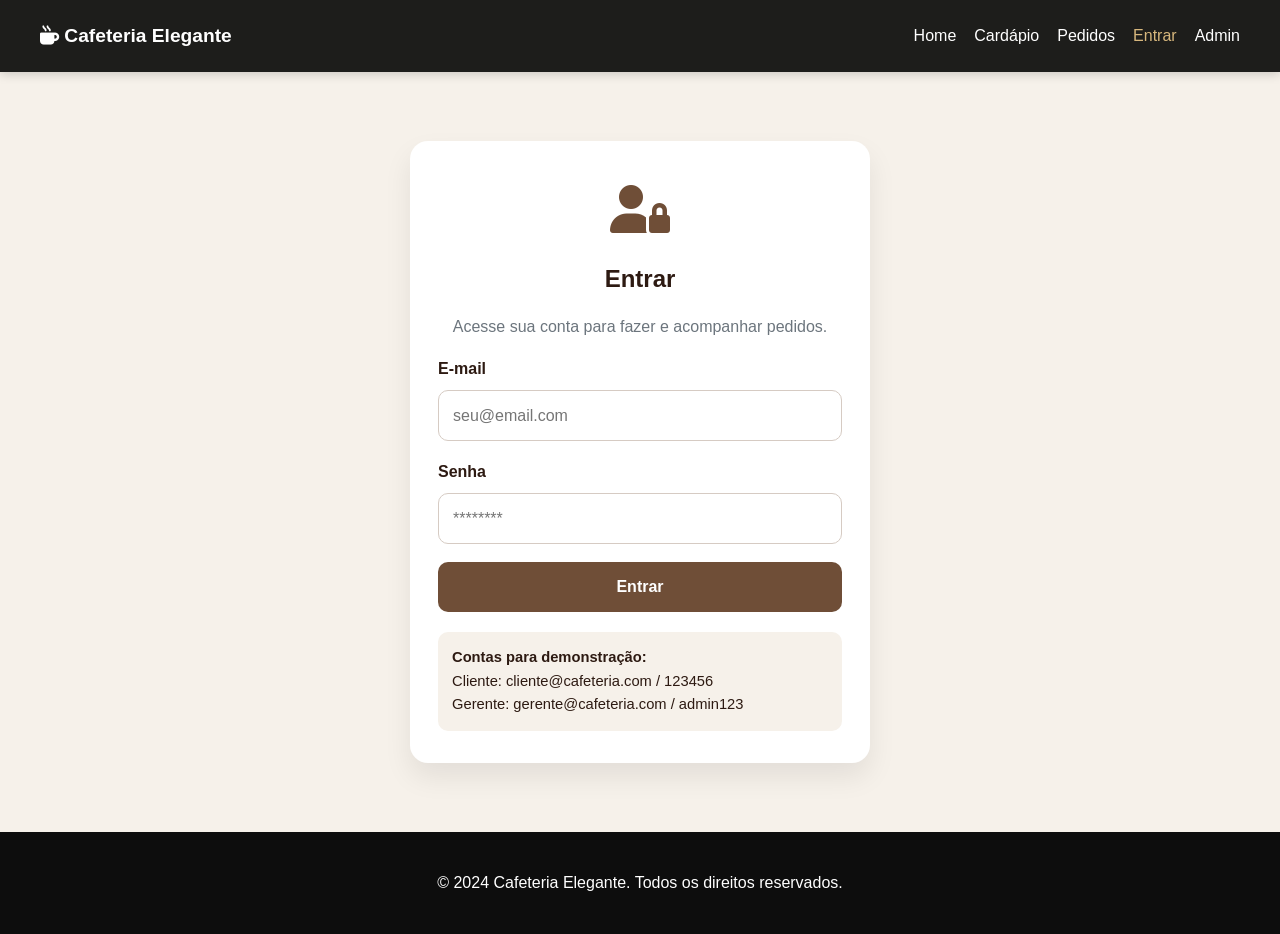
<file: administrativo.html>
<!DOCTYPE html>
<html lang="pt-BR">
<head>
  <meta charset="UTF-8" />
  <meta name="viewport" content="width=device-width, initial-scale=1.0" />
  <title>Administrativo - Cafeteria Elegante</title>
  <link rel="stylesheet" href="https://cdnjs.cloudflare.com/ajax/libs/font-awesome/6.4.0/css/all.min.css" />
  <link rel="stylesheet" href="assets/css/style.css" />
</head>
<body>
  <header class="site-header">
    <div class="container">
      <nav class="navbar" id="mainNav">
        <a href="index.html" class="navbar-brand"><i class="fas fa-mug-hot"></i> Cafeteria Elegante</a>
        <button class="navbar-toggle" type="button" aria-label="Abrir menu" onclick="document.getElementById('mainNav').classList.toggle('open')">
          <i class="fas fa-bars"></i>
        </button>
        <ul class="navbar-links">
          <li><a href="index.html">Home</a></li>
          <li><a href="produtos.html">Cardápio</a></li>
          <li><a href="pedidos.html">Pedidos</a></li>
          <li><a href="login.html">Entrar</a></li>
          <li><a href="administrativo.html" class="active">Admin</a></li>
        </ul>
      </nav>
    </div>
  </header>

  <main class="container" style="padding: 42px 0 72px;">
    <section class="admin-panel">
      <h1><i class="fas fa-user-shield"></i> Administrativo</h1>
      <p>Controle de atendimento e acompanhamento dos pedidos.</p>

      <div class="tabs">
        <button class="tab active" type="button" data-tab="Em atendimento">Em atendimento</button>
        <button class="tab" type="button" data-tab="Finalizado">Finalizados</button>
      </div>

      <div id="adminList"></div>
    </section>
  </main>

  <footer class="site-footer">
    <div class="container">
      <p>&copy; 2024 Cafeteria Elegante. Todos os direitos reservados.</p>
    </div>
  </footer>

  <script>
    const adminOrders = [
      {
        id: 101,
        customerName: 'Maria Silva',
        customerEmail: 'maria@email.com',
        status: 'Em atendimento',
        createdAt: '2024-09-25 15:30',
        items: [
          { name: 'Cappuccino', quantity: 2, price: 8.5 },
          { name: 'Croissant', quantity: 1, price: 6 }
        ],
        total: 23
      },
      {
        id: 102,
        customerName: 'João Pereira',
        customerEmail: 'joao@email.com',
        status: 'Finalizado',
        createdAt: '2024-09-24 11:20',
        items: [
          { name: 'Café Expresso', quantity: 3, price: 5 },
          { name: 'Pão de Queijo', quantity: 2, price: 4.5 }
        ],
        total: 21
      },
      {
        id: 103,
        customerName: 'Ana Costa',
        customerEmail: 'ana@email.com',
        status: 'Em atendimento',
        createdAt: '2024-09-25 18:00',
        items: [
          { name: 'Milk Shake', quantity: 1, price: 9.5 },
          { name: 'Tiramisu', quantity: 1, price: 10 }
        ],
        total: 19.5
      }
    ];

    function formatCurrency(value) {
      return Number(value).toLocaleString('pt-BR', { style: 'currency', currency: 'BRL' });
    }

    function renderAdminOrders(tab = 'Em atendimento') {
      const container = document.getElementById('adminList');
      const filtered = adminOrders.filter((order) => order.status === tab);

      if (!filtered.length) {
        container.innerHTML = '<div class="empty-orders"><i class="fas fa-inbox"></i><p>Nenhum pedido nesta categoria.</p></div>';
        return;
      }

      container.innerHTML = filtered.map((order) => `
        <article class="admin-order">
          <div class="admin-order-header">
            <h3>Pedido #${order.id}</h3>
            <span class="order-status status-${order.status === 'Em atendimento' ? 'pending' : 'delivered'}">
              ${order.status}
            </span>
          </div>
          <p><strong>Cliente:</strong> ${order.customerName}</p>
          <p><strong>Email:</strong> ${order.customerEmail}</p>
          <p><strong>Data:</strong> ${order.createdAt}</p>
          <div class="admin-order-items">
            ${order.items.map((item) => `
              <div class="admin-order-item">
                <span>${item.quantity}x ${item.name}</span>
                <strong>${formatCurrency(item.quantity * item.price)}</strong>
              </div>
            `).join('')}
          </div>
          <div class="order-total">
            <span>Total:</span>
            <span>${formatCurrency(order.total)}</span>
          </div>
          ${order.status === 'Em atendimento' ? '<button class="finish-order" type="button">Finalizar pedido</button>' : ''}
        </article>
      `).join('');
    }

    document.addEventListener('DOMContentLoaded', () => {
      document.querySelectorAll('.tab').forEach((button) => {
        button.addEventListener('click', () => {
          document.querySelectorAll('.tab').forEach((btn) => btn.classList.remove('active'));
          button.classList.add('active');
          renderAdminOrders(button.dataset.tab);
        });
      });

      renderAdminOrders();
    });
  </script>
  <script src="assets/js/app.js"></script>
</body>
</html>
</file>
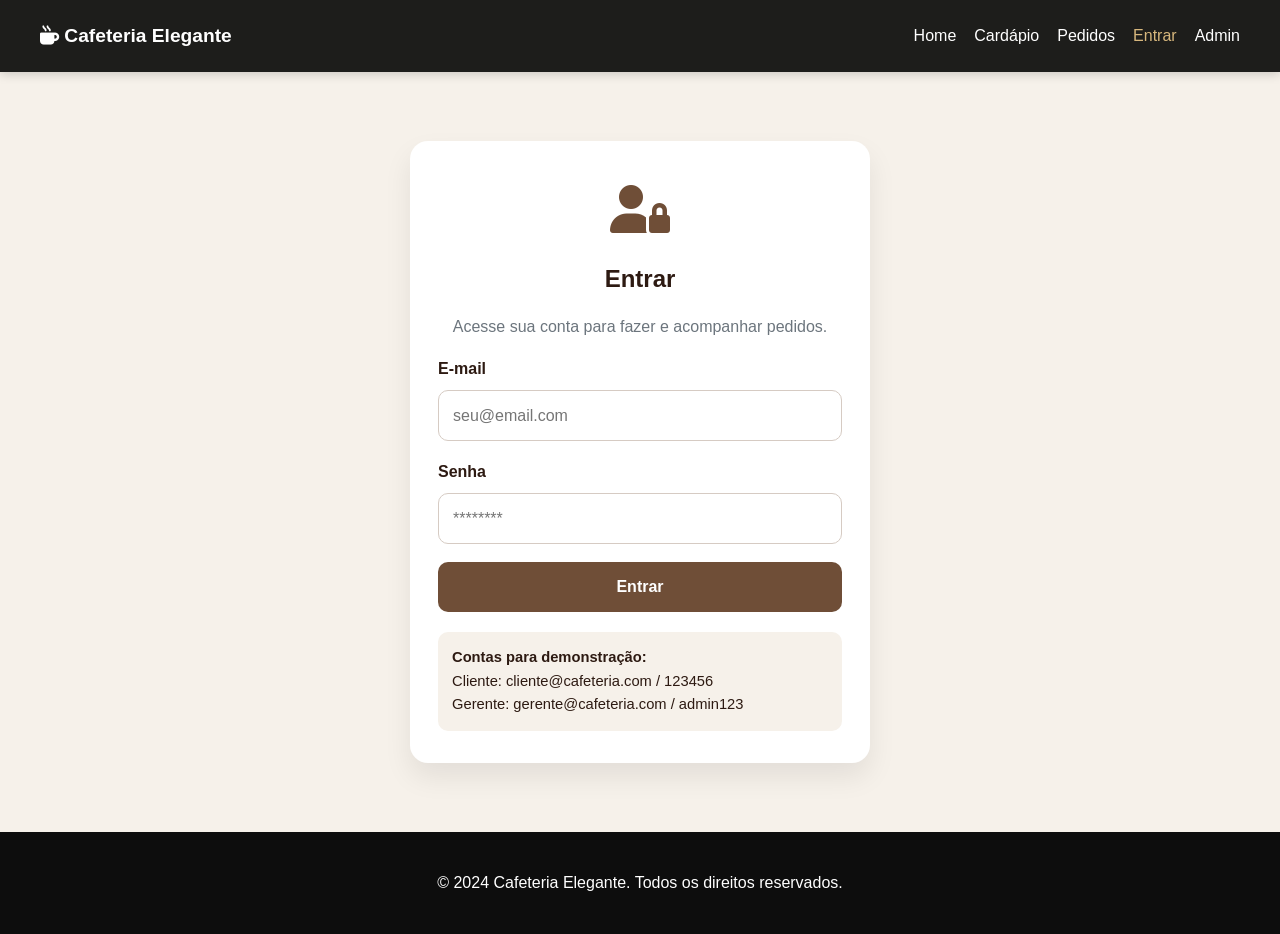
<file: login.html>
<!DOCTYPE html>
<html lang="pt-BR">
<head>
  <meta charset="UTF-8" />
  <meta name="viewport" content="width=device-width, initial-scale=1.0" />
  <title>Login - Cafeteria Elegante</title>
  <link rel="stylesheet" href="https://cdnjs.cloudflare.com/ajax/libs/font-awesome/6.4.0/css/all.min.css" />
  <link rel="stylesheet" href="assets/css/style.css" />
</head>
<body>
  <header class="site-header">
    <div class="container">
      <nav class="navbar" id="mainNav">
        <a href="index.html" class="navbar-brand"><i class="fas fa-mug-hot"></i> Cafeteria Elegante</a>
        <button class="navbar-toggle" type="button" aria-label="Abrir menu" onclick="document.getElementById('mainNav').classList.toggle('open')">
          <i class="fas fa-bars"></i>
        </button>
        <ul class="navbar-links">
          <li><a href="index.html">Home</a></li>
          <li><a href="produtos.html">Cardápio</a></li>
          <li><a href="pedidos.html">Pedidos</a></li>
          <li><a href="login.html" class="active">Entrar</a></li>
          <li><a href="administrativo.html">Admin</a></li>
        </ul>
      </nav>
    </div>
  </header>

  <main class="login-wrap">
    <section class="login-box">
      <div class="login-icon"><i class="fas fa-user-lock"></i></div>
      <h1>Entrar</h1>
      <p class="text-muted text-center">Acesse sua conta para fazer e acompanhar pedidos.</p>

      <form id="loginForm">
        <div class="form-group">
          <label class="form-label" for="email">E-mail</label>
          <input id="email" class="form-control" type="email" required placeholder="seu@email.com" />
        </div>

        <div class="form-group">
          <label class="form-label" for="password">Senha</label>
          <input id="password" class="form-control" type="password" required placeholder="********" />
        </div>

        <button class="form-submit" type="submit">Entrar</button>
        <div id="loginError" class="error-message" aria-live="polite"></div>
      </form>

      <div class="demo-box">
        <strong>Contas para demonstração:</strong><br />
        Cliente: cliente@cafeteria.com / 123456<br />
        Gerente: gerente@cafeteria.com / admin123
      </div>
    </section>
  </main>

  <footer class="site-footer">
    <div class="container">
      <p>&copy; 2024 Cafeteria Elegante. Todos os direitos reservados.</p>
    </div>
  </footer>

  <script src="assets/js/app.js"></script>
  <script>
    const authUsers = [
      { id: 1, name: 'Cliente', email: 'cliente@cafeteria.com', password: '123456', role: 'cliente' },
      { id: 2, name: 'Gerente', email: 'gerente@cafeteria.com', password: 'admin123', role: 'gerente' }
    ];

    document.getElementById('loginForm').addEventListener('submit', (event) => {
      event.preventDefault();
      const email = document.getElementById('email').value.trim().toLowerCase();
      const password = document.getElementById('password').value;
      const error = document.getElementById('loginError');
      const user = authUsers.find((entry) => entry.email === email && entry.password === password);

      if (!user) {
        error.textContent = 'E-mail ou senha inválidos.';
        return;
      }

      localStorage.setItem('cafeteriaUser', JSON.stringify({ id: user.id, name: user.name, email: user.email, role: user.role }));
      window.location.href = user.role === 'gerente' ? 'administrativo.html' : 'pedidos.html';
    });
  </script>
</body>
</html>
</file>
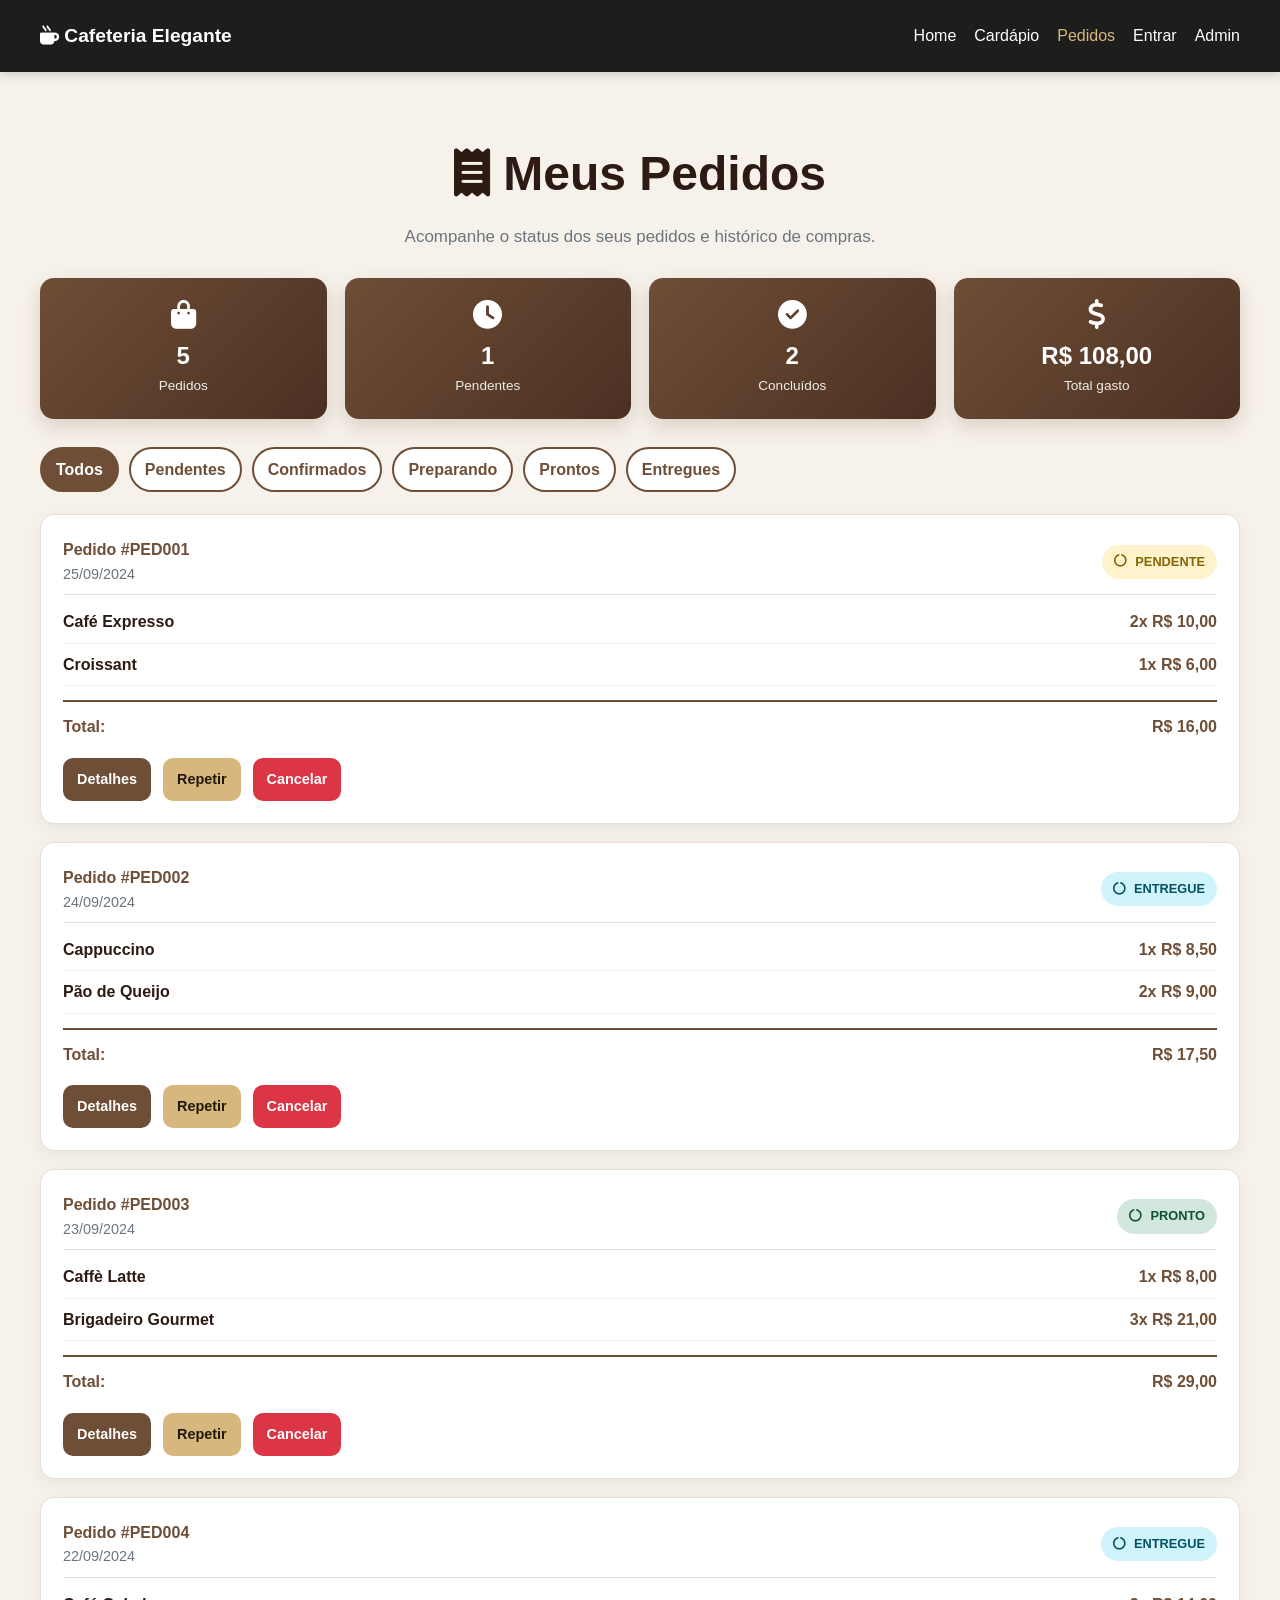
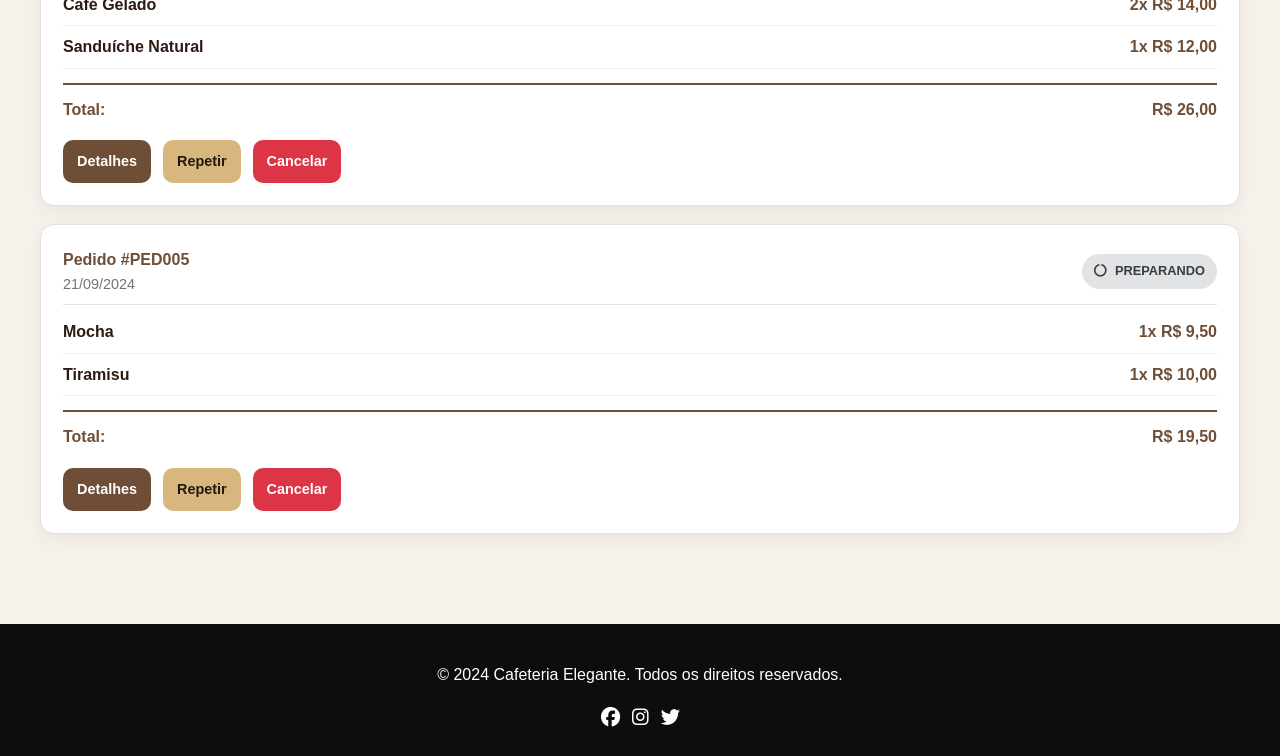
<file: pedidos.html>
<!DOCTYPE html>
<html lang="pt-BR">
<head>
  <meta charset="UTF-8" />
  <meta name="viewport" content="width=device-width, initial-scale=1.0" />
  <title>Meus Pedidos - Cafeteria Elegante</title>
  <link rel="stylesheet" href="https://cdnjs.cloudflare.com/ajax/libs/font-awesome/6.4.0/css/all.min.css" />
  <link rel="stylesheet" href="assets/css/style.css" />
</head>
<body>
  <header class="site-header">
    <div class="container">
      <nav class="navbar" id="mainNav">
        <a href="index.html" class="navbar-brand"><i class="fas fa-mug-hot"></i> Cafeteria Elegante</a>
        <button class="navbar-toggle" type="button" aria-label="Abrir menu" onclick="document.getElementById('mainNav').classList.toggle('open')">
          <i class="fas fa-bars"></i>
        </button>
        <ul class="navbar-links">
          <li><a href="index.html">Home</a></li>
          <li><a href="produtos.html">Cardápio</a></li>
          <li><a href="pedidos.html" class="active">Pedidos</a></li>
          <li><a href="login.html">Entrar</a></li>
          <li><a href="administrativo.html">Admin</a></li>
        </ul>
      </nav>
    </div>
  </header>

  <main class="container" style="padding: 32px 0 72px;">
    <div class="page-intro">
      <h1><i class="fas fa-receipt"></i> Meus Pedidos</h1>
      <p>Acompanhe o status dos seus pedidos e histórico de compras.</p>
    </div>

    <div class="orders-summary" id="ordersSummary"></div>

    <div class="filter-group" id="filterGroup">
      <button class="filter-btn active" type="button" data-filter="all">Todos</button>
      <button class="filter-btn" type="button" data-filter="pending">Pendentes</button>
      <button class="filter-btn" type="button" data-filter="confirmed">Confirmados</button>
      <button class="filter-btn" type="button" data-filter="preparing">Preparando</button>
      <button class="filter-btn" type="button" data-filter="ready">Prontos</button>
      <button class="filter-btn" type="button" data-filter="delivered">Entregues</button>
    </div>

    <div id="ordersList"></div>
  </main>

  <footer class="site-footer">
    <div class="container">
      <p>&copy; 2024 Cafeteria Elegante. Todos os direitos reservados.</p>
      <div class="social-links">
        <a href="#" aria-label="Facebook"><i class="fab fa-facebook"></i></a>
        <a href="#" aria-label="Instagram"><i class="fab fa-instagram"></i></a>
        <a href="#" aria-label="Twitter"><i class="fab fa-twitter"></i></a>
      </div>
    </div>
  </footer>

  <script>
    const orders = [
      {
        id: 'PED001',
        date: '2024-09-25',
        status: 'pending',
        items: [
          { name: 'Café Expresso', qty: 2, price: 5 },
          { name: 'Croissant', qty: 1, price: 6 }
        ],
        total: 16
      },
      {
        id: 'PED002',
        date: '2024-09-24',
        status: 'delivered',
        items: [
          { name: 'Cappuccino', qty: 1, price: 8.5 },
          { name: 'Pão de Queijo', qty: 2, price: 4.5 }
        ],
        total: 17.5
      },
      {
        id: 'PED003',
        date: '2024-09-23',
        status: 'ready',
        items: [
          { name: 'Caffè Latte', qty: 1, price: 8 },
          { name: 'Brigadeiro Gourmet', qty: 3, price: 7 }
        ],
        total: 29
      },
      {
        id: 'PED004',
        date: '2024-09-22',
        status: 'delivered',
        items: [
          { name: 'Café Gelado', qty: 2, price: 7 },
          { name: 'Sanduíche Natural', qty: 1, price: 12 }
        ],
        total: 26
      },
      {
        id: 'PED005',
        date: '2024-09-21',
        status: 'preparing',
        items: [
          { name: 'Mocha', qty: 1, price: 9.5 },
          { name: 'Tiramisu', qty: 1, price: 10 }
        ],
        total: 19.5
      }
    ];

    const statusLabels = {
      pending: 'Pendente',
      confirmed: 'Confirmado',
      preparing: 'Preparando',
      ready: 'Pronto',
      delivered: 'Entregue'
    };

    function formatCurrency(value) {
      return Number(value).toLocaleString('pt-BR', { style: 'currency', currency: 'BRL' });
    }

    function renderSummary() {
      const total = orders.reduce((sum, order) => sum + order.total, 0);
      const delivered = orders.filter((order) => order.status === 'delivered').length;
      const pending = orders.filter((order) => order.status === 'pending').length;

      document.getElementById('ordersSummary').innerHTML = `
        <div class="summary-card">
          <i class="fas fa-shopping-bag"></i>
          <div class="summary-card-value">${orders.length}</div>
          <div class="summary-card-label">Pedidos</div>
        </div>
        <div class="summary-card">
          <i class="fas fa-clock"></i>
          <div class="summary-card-value">${pending}</div>
          <div class="summary-card-label">Pendentes</div>
        </div>
        <div class="summary-card">
          <i class="fas fa-check-circle"></i>
          <div class="summary-card-value">${delivered}</div>
          <div class="summary-card-label">Concluídos</div>
        </div>
        <div class="summary-card">
          <i class="fas fa-dollar-sign"></i>
          <div class="summary-card-value">${formatCurrency(total)}</div>
          <div class="summary-card-label">Total gasto</div>
        </div>
      `;
    }

    function renderOrders(filter = 'all') {
      const list = document.getElementById('ordersList');
      const filtered = filter === 'all' ? orders : orders.filter((order) => order.status === filter);

      if (!filtered.length) {
        list.innerHTML = `
          <div class="empty-orders">
            <i class="fas fa-inbox"></i>
            <p>Nenhum pedido encontrado.</p>
            <a href="produtos.html" class="btn-primary" style="max-width: 220px; display: inline-block;">Fazer um pedido</a>
          </div>
        `;
        return;
      }

      list.innerHTML = filtered.map((order) => `
        <article class="order-card">
          <div class="order-header">
            <div>
              <div class="order-id">Pedido #${order.id}</div>
              <div class="order-date">${new Date(order.date).toLocaleDateString('pt-BR')}</div>
            </div>
            <span class="order-status status-${order.status}">
              <i class="fas fa-circle-notch"></i> ${statusLabels[order.status]}
            </span>
          </div>
          <div class="order-items">
            ${order.items.map((item) => `
              <div class="order-item">
                <span class="item-name">${item.name}</span>
                <span class="item-price">${item.qty}x ${formatCurrency(item.price * item.qty)}</span>
              </div>
            `).join('')}
          </div>
          <div class="order-total">
            <span>Total:</span>
            <span>${formatCurrency(order.total)}</span>
          </div>
          <div class="order-actions">
            <button class="btn-small btn-details" type="button">Detalhes</button>
            <button class="btn-small btn-repeat" type="button">Repetir</button>
            <button class="btn-small btn-cancel" type="button">Cancelar</button>
          </div>
        </article>
      `).join('');
    }

    document.addEventListener('DOMContentLoaded', () => {
      renderSummary();
      renderOrders();

      document.querySelectorAll('.filter-btn').forEach((button) => {
        button.addEventListener('click', () => {
          document.querySelectorAll('.filter-btn').forEach((btn) => btn.classList.remove('active'));
          button.classList.add('active');
          renderOrders(button.dataset.filter);
        });
      });
    });
  </script>
  <script src="assets/js/app.js"></script>
</body>
</html>
</file>
<file: assets/css/style.css>
:root {
  --bg-dark: #1d1d1b;
  --bg-light: #f6f1ea;
  --white: #ffffff;
  --text-dark: #2d1a12;
  --text-muted: #6c757d;
  --coffee: #6f4e37;
  --coffee-dark: #4b3022;
  --gold: #d7b77d;
  --danger: #dc3545;
  --success: #198754;
  --border: #e7dfd8;
  --shadow: rgba(0, 0, 0, 0.12);
  --shadow-strong: rgba(0, 0, 0, 0.22);
}

* {
  box-sizing: border-box;
}

html {
  scroll-behavior: smooth;
}

body {
  margin: 0;
  font-family: Arial, Helvetica, sans-serif;
  background-color: var(--bg-light);
  color: var(--text-dark);
  line-height: 1.6;
}

img {
  max-width: 100%;
  display: block;
}

button,
input {
  font: inherit;
}

a {
  text-decoration: none;
}

.container {
  width: min(1200px, calc(100% - 32px));
  margin: 0 auto;
}

.site-header {
  background: var(--bg-dark);
  position: sticky;
  top: 0;
  z-index: 1000;
  box-shadow: 0 2px 10px rgba(0, 0, 0, 0.18);
}

.navbar {
  display: flex;
  align-items: center;
  justify-content: space-between;
  gap: 20px;
  min-height: 72px;
}

.navbar-brand {
  color: var(--white);
  font-weight: 700;
  font-size: 1.2rem;
}

.navbar-links {
  list-style: none;
  display: flex;
  align-items: center;
  gap: 18px;
  margin: 0;
  padding: 0;
}

.navbar-links a {
  color: var(--white);
  transition: color 0.25s ease;
}

.navbar-links a:hover,
.navbar-links a.active {
  color: var(--gold);
}

.navbar-toggle {
  display: none;
  background: transparent;
  color: var(--white);
  border: 1px solid rgba(255,255,255,0.3);
  border-radius: 8px;
  padding: 8px 12px;
  cursor: pointer;
}

.hero {
  position: relative;
}

.hero-slide {
  position: relative;
  height: 560px;
  overflow: hidden;
}

.hero-slide img {
  width: 100%;
  height: 100%;
  object-fit: cover;
  filter: brightness(0.75);
}

.hero-caption {
  position: absolute;
  inset: 0;
  display: flex;
  align-items: center;
  justify-content: center;
  text-align: center;
  background: rgba(0,0,0,0.18);
}

.hero-caption-box {
  background: rgba(0,0,0,0.25);
  color: var(--white);
  border-radius: 18px;
  padding: 24px 32px;
}

.hero-caption-box h1 {
  margin: 0 0 10px;
  font-size: clamp(2rem, 4vw, 4rem);
}

.hero-caption-box p {
  margin: 0;
  font-size: 1.1rem;
}

.section {
  padding: 72px 0;
}

.section-light {
  background: var(--bg-light);
}

.section-white {
  background: var(--white);
}

.section-title {
  text-align: center;
  margin: 0 0 32px;
  font-size: clamp(2rem, 4vw, 3rem);
}

.card-grid {
  display: grid;
  grid-template-columns: repeat(3, minmax(0, 1fr));
  gap: 28px;
}

.menu-card {
  background: var(--white);
  border-radius: 16px;
  overflow: hidden;
  box-shadow: 0 8px 22px var(--shadow);
  transition: transform 0.2s ease, box-shadow 0.2s ease;
}

.menu-card:hover {
  transform: translateY(-8px);
  box-shadow: 0 16px 30px var(--shadow-strong);
}

.card-header {
  background: var(--coffee);
  color: var(--white);
  padding: 18px 20px;
  font-weight: 700;
}

.card-body {
  padding: 22px;
}

.card-body p {
  margin: 0 0 16px;
}

.price {
  color: var(--coffee);
  font-weight: 800;
  font-size: 1.4rem;
}

.about {
  display: grid;
  grid-template-columns: 1.05fr 1fr;
  align-items: center;
  gap: 32px;
}

.about img {
  width: 100%;
  min-height: 420px;
  object-fit: cover;
  border-radius: 16px;
  box-shadow: 0 12px 30px rgba(0,0,0,0.14);
}

.about-list {
  list-style: none;
  padding: 0;
  margin: 20px 0 0;
}

.about-list li {
  margin-bottom: 10px;
}

.contact {
  background: var(--bg-dark);
  color: var(--white);
}

.contact-grid {
  display: grid;
  grid-template-columns: repeat(3, minmax(0, 1fr));
  gap: 28px;
  text-align: center;
}

.contact-item i {
  font-size: 2rem;
  color: var(--gold);
  margin-bottom: 12px;
}

.contact-item h5 {
  margin: 0 0 10px;
}

.contact-item p {
  margin: 0;
  color: rgba(255,255,255,0.85);
}

.site-footer {
  background: #0d0d0d;
  color: var(--white);
  text-align: center;
  padding: 22px 0;
}

.social-links {
  display: flex;
  justify-content: center;
  gap: 12px;
  margin-top: 12px;
}

.social-links a {
  color: var(--white);
  font-size: 1.2rem;
}

.social-links a:hover {
  color: var(--gold);
}

.page-intro {
  text-align: center;
  padding: 32px 0 28px;
}

.page-intro h1 {
  margin: 0 0 10px;
  font-size: clamp(2rem, 4vw, 3rem);
}

.page-intro p {
  margin: 0;
  color: var(--text-muted);
  font-size: 1.06rem;
}

.category-section {
  margin-bottom: 54px;
}

.category-header {
  display: flex;
  align-items: center;
  gap: 14px;
  padding-bottom: 10px;
  margin-bottom: 18px;
  border-bottom: 4px solid var(--coffee);
}

.category-icon {
  font-size: 2.6rem;
}

.category-title {
  margin: 0;
  font-size: clamp(1.5rem, 2vw, 2rem);
}

.product-grid {
  display: grid;
  grid-template-columns: repeat(3, minmax(0, 1fr));
  gap: 28px;
}

.product-card {
  background: var(--white);
  border-radius: 16px;
  overflow: hidden;
  box-shadow: 0 8px 20px rgba(0,0,0,0.08);
  transition: transform 0.2s ease;
}

.product-card:hover {
  transform: translateY(-8px);
}

.product-image {
  height: 220px;
  overflow: hidden;
  background: #f5f2ee;
}

.product-image img {
  width: 100%;
  height: 100%;
  object-fit: cover;
  transition: transform 0.3s ease;
}

.product-card:hover .product-image img {
  transform: scale(1.05);
}

.product-info {
  padding: 18px 16px 20px;
  text-align: center;
}

.product-name {
  min-height: 48px;
  margin: 0 0 10px;
  font-size: 1.03rem;
}

.product-price {
  margin: 0 0 16px;
  color: var(--coffee);
  font-weight: 800;
  font-size: 1.3rem;
}

.btn-primary,
.btn-secondary,
.btn-danger,
.form-submit,
.finish-order,
.logout-btn,
.filter-btn,
.btn-small {
  border: none;
  border-radius: 10px;
  cursor: pointer;
  font-weight: 700;
  transition: filter 0.2s ease;
}

.btn-primary {
  width: 100%;
  background: var(--coffee);
  color: var(--white);
  padding: 12px 16px;
}

.btn-primary:hover,
.btn-secondary:hover,
.form-submit:hover,
.finish-order:hover,
.logout-btn:hover,
.filter-btn:hover,
.btn-small:hover {
  filter: brightness(0.95);
}

.btn-secondary {
  background: var(--gold);
  color: #211807;
  padding: 10px 14px;
}

.btn-danger {
  background: var(--danger);
  color: var(--white);
  padding: 8px 12px;
}

.offcanvas {
  position: fixed;
  right: 0;
  top: 0;
  width: min(420px, 100%);
  height: 100vh;
  background: var(--white);
  box-shadow: -8px 0 24px rgba(0,0,0,0.18);
  transform: translateX(100%);
  transition: transform 0.25s ease;
  z-index: 1300;
}

.offcanvas.open {
  transform: translateX(0);
}

.offcanvas-header {
  display: flex;
  justify-content: space-between;
  align-items: center;
  background: var(--bg-dark);
  color: var(--white);
  padding: 18px 20px;
}

.offcanvas-body {
  padding: 20px;
  overflow-y: auto;
}

.empty-cart {
  text-align: center;
  color: var(--text-muted);
  padding: 42px 22px;
}

.empty-cart i {
  display: block;
  font-size: 3rem;
  color: var(--coffee);
  margin-bottom: 12px;
}

.cart-item {
  display: flex;
  justify-content: space-between;
  gap: 12px;
  border-bottom: 1px solid var(--border);
  padding: 16px 0;
}

.cart-item-info {
  flex: 1;
}

.cart-item-name {
  display: block;
  font-weight: 700;
  margin-bottom: 5px;
}

.cart-item-price {
  color: var(--coffee);
  font-weight: 700;
}

.cart-item-actions {
  display: flex;
  align-items: center;
  gap: 8px;
}

.qty-btn {
  width: 30px;
  height: 30px;
  border-radius: 50%;
  border: 1px solid var(--coffee);
  background: var(--white);
  color: var(--coffee);
  cursor: pointer;
  font-weight: 700;
}

.qty-value {
  min-width: 20px;
  text-align: center;
  font-weight: 700;
}

.remove-btn {
  border: none;
  background: transparent;
  color: var(--danger);
  cursor: pointer;
  font-size: 1rem;
}

.cart-summary {
  border-top: 2px solid var(--coffee);
  margin-top: 24px;
  padding-top: 18px;
}

.cart-total {
  display: flex;
  justify-content: space-between;
  align-items: center;
  font-weight: 800;
  font-size: 1.2rem;
  margin-bottom: 16px;
}

.cart-button {
  position: relative;
  background: transparent;
  border: 1px solid var(--gold);
  color: var(--white);
  padding: 8px 12px;
  border-radius: 8px;
  cursor: pointer;
  font-weight: 700;
}

.cart-count {
  position: absolute;
  top: -8px;
  right: -10px;
  min-width: 22px;
  height: 22px;
  border-radius: 50%;
  display: inline-flex;
  align-items: center;
  justify-content: center;
  background: var(--danger);
  color: var(--white);
  font-size: 0.72rem;
  padding: 2px 6px;
}

.toast {
  position: fixed;
  right: 20px;
  top: 90px;
  background: var(--coffee);
  color: var(--white);
  padding: 14px 18px;
  border-radius: 10px;
  box-shadow: 0 12px 28px rgba(0,0,0,0.18);
  opacity: 0;
  transform: translateX(30px);
  transition: all 0.25s ease;
  z-index: 1500;
}

.toast.show {
  opacity: 1;
  transform: translateX(0);
}

.orders-summary {
  display: grid;
  grid-template-columns: repeat(4, minmax(0, 1fr));
  gap: 18px;
  margin-bottom: 28px;
}

.summary-card {
  background: linear-gradient(135deg, var(--coffee), var(--coffee-dark));
  color: var(--white);
  border-radius: 14px;
  text-align: center;
  padding: 22px 18px;
  box-shadow: 0 8px 20px rgba(111,78,55,0.2);
}

.summary-card i {
  font-size: 1.8rem;
  display: block;
  margin-bottom: 8px;
}

.summary-card-value {
  font-weight: 800;
  font-size: 1.5rem;
}

.summary-card-label {
  font-size: 0.85rem;
  opacity: 0.9;
}

.filter-group {
  display: flex;
  gap: 10px;
  flex-wrap: wrap;
  margin-bottom: 22px;
}

.filter-btn {
  border: 2px solid var(--coffee);
  background: var(--white);
  color: var(--coffee);
  padding: 8px 14px;
  border-radius: 999px;
}

.filter-btn.active {
  background: var(--coffee);
  color: var(--white);
}

.order-card {
  background: var(--white);
  border: 1px solid var(--border);
  border-radius: 14px;
  padding: 22px;
  margin-bottom: 18px;
  box-shadow: 0 6px 18px rgba(0,0,0,0.05);
}

.order-header {
  display: flex;
  justify-content: space-between;
  align-items: center;
  gap: 12px;
  border-bottom: 1px solid var(--border);
  padding-bottom: 8px;
  margin-bottom: 14px;
}

.order-id {
  font-weight: 800;
  color: var(--coffee);
}

.order-date {
  color: var(--text-muted);
  font-size: 0.9rem;
}

.order-status {
  display: inline-flex;
  align-items: center;
  gap: 8px;
  padding: 7px 12px;
  border-radius: 999px;
  font-size: 0.8rem;
  font-weight: 700;
  text-transform: uppercase;
}

.status-pending {
  background: #fff3cd;
  color: #856404;
}

.status-confirmed {
  background: #cfe2ff;
  color: #084298;
}

.status-preparing {
  background: #e2e3e5;
  color: #383d41;
}

.status-ready {
  background: #d1e7dd;
  color: #0f5132;
}

.status-delivered {
  background: #cff4fc;
  color: #055160;
}

.order-items {
  display: grid;
  gap: 8px;
}

.order-item {
  display: flex;
  justify-content: space-between;
  align-items: center;
  gap: 12px;
  border-bottom: 1px solid #f2efe9;
  padding-bottom: 8px;
}

.item-name {
  font-weight: 600;
}

.item-price {
  color: var(--coffee);
  font-weight: 700;
}

.order-total {
  display: flex;
  justify-content: space-between;
  align-items: center;
  font-weight: 800;
  color: var(--coffee);
  border-top: 2px solid var(--coffee);
  margin-top: 14px;
  padding-top: 12px;
}

.order-actions {
  display: flex;
  gap: 12px;
  flex-wrap: wrap;
  margin-top: 18px;
}

.btn-small {
  padding: 10px 14px;
  font-size: 0.9rem;
}

.btn-details { background: var(--coffee); color: var(--white); }
.btn-repeat { background: var(--gold); color: #20180b; }
.btn-cancel { background: var(--danger); color: var(--white); }

.empty-orders {
  text-align: center;
  padding: 48px 18px;
  color: var(--text-muted);
}

.empty-orders i {
  display: block;
  font-size: 3rem;
  color: var(--coffee);
  margin-bottom: 12px;
}

.admin-panel {
  background: var(--white);
  border-radius: 18px;
  padding: 28px;
  box-shadow: 0 12px 28px rgba(0,0,0,0.08);
}

.tabs {
  display: flex;
  flex-wrap: wrap;
  gap: 10px;
  margin: 22px 0 26px;
}

.tab {
  background: #efe7e0;
  border: none;
  border-radius: 10px;
  padding: 10px 16px;
  font-weight: 700;
  cursor: pointer;
}

.tab.active {
  background: var(--coffee);
  color: var(--white);
}

.admin-order {
  border: 1px solid var(--border);
  border-radius: 14px;
  padding: 18px;
  margin-bottom: 16px;
}

.admin-order-header {
  display: flex;
  justify-content: space-between;
  gap: 12px;
  align-items: center;
  margin-bottom: 12px;
}

.admin-order-items {
  margin-top: 12px;
}

.admin-order-item {
  display: flex;
  justify-content: space-between;
  gap: 12px;
  border-bottom: 1px solid #f0eae5;
  padding: 8px 0;
}

.finish-order {
  margin-top: 16px;
  background: var(--success);
  color: var(--white);
  padding: 10px 14px;
}

.login-wrap {
  display: flex;
  align-items: center;
  justify-content: center;
  min-height: calc(100vh - 140px);
  padding: 42px 18px;
}

.login-box {
  width: min(460px, 100%);
  background: var(--white);
  border-radius: 18px;
  box-shadow: 0 14px 28px rgba(0,0,0,0.08);
  padding: 32px 28px;
}

.login-icon {
  text-align: center;
  color: var(--coffee);
  font-size: 3rem;
  margin-bottom: 10px;
}

.login-box h1 {
  text-align: center;
  margin: 0 0 10px;
}

.form-group {
  margin-bottom: 18px;
}

.form-label {
  display: block;
  margin-bottom: 8px;
  font-weight: 700;
}

.form-control {
  width: 100%;
  border: 1px solid #d6cbc3;
  border-radius: 10px;
  padding: 12px 14px;
  background: var(--white);
}

.form-submit {
  width: 100%;
  background: var(--coffee);
  color: var(--white);
  padding: 12px 14px;
}

.demo-box {
  margin-top: 20px;
  background: var(--bg-light);
  border-radius: 10px;
  padding: 14px;
  font-size: 0.92rem;
}

.error-message {
  color: var(--danger);
  margin-top: 12px;
  font-weight: 700;
}

.text-center {
  text-align: center;
}

.text-muted {
  color: var(--text-muted);
}

.mt-2 { margin-top: 12px; }

@media (max-width: 980px) {
  .card-grid,
  .product-grid,
  .contact-grid,
  .orders-summary {
    grid-template-columns: repeat(2, minmax(0, 1fr));
  }

  .about {
    grid-template-columns: 1fr;
  }
}

@media (max-width: 760px) {
  .navbar {
    flex-wrap: wrap;
    padding: 12px 0;
  }

  .navbar-toggle {
    display: inline-block;
  }

  .navbar-links {
    display: none;
    flex-direction: column;
    align-items: flex-start;
    width: 100%;
    padding-top: 12px;
  }

  .navbar.open .navbar-links {
    display: flex;
  }

  .card-grid,
  .product-grid,
  .contact-grid,
  .orders-summary {
    grid-template-columns: 1fr;
  }

  .hero-slide {
    height: 420px;
  }
}

@media (max-width: 560px) {
  .hero-slide {
    height: 330px;
  }

  .hero-caption-box {
    padding: 18px 20px;
  }

  .section {
    padding: 56px 0;
  }
}
</file>
